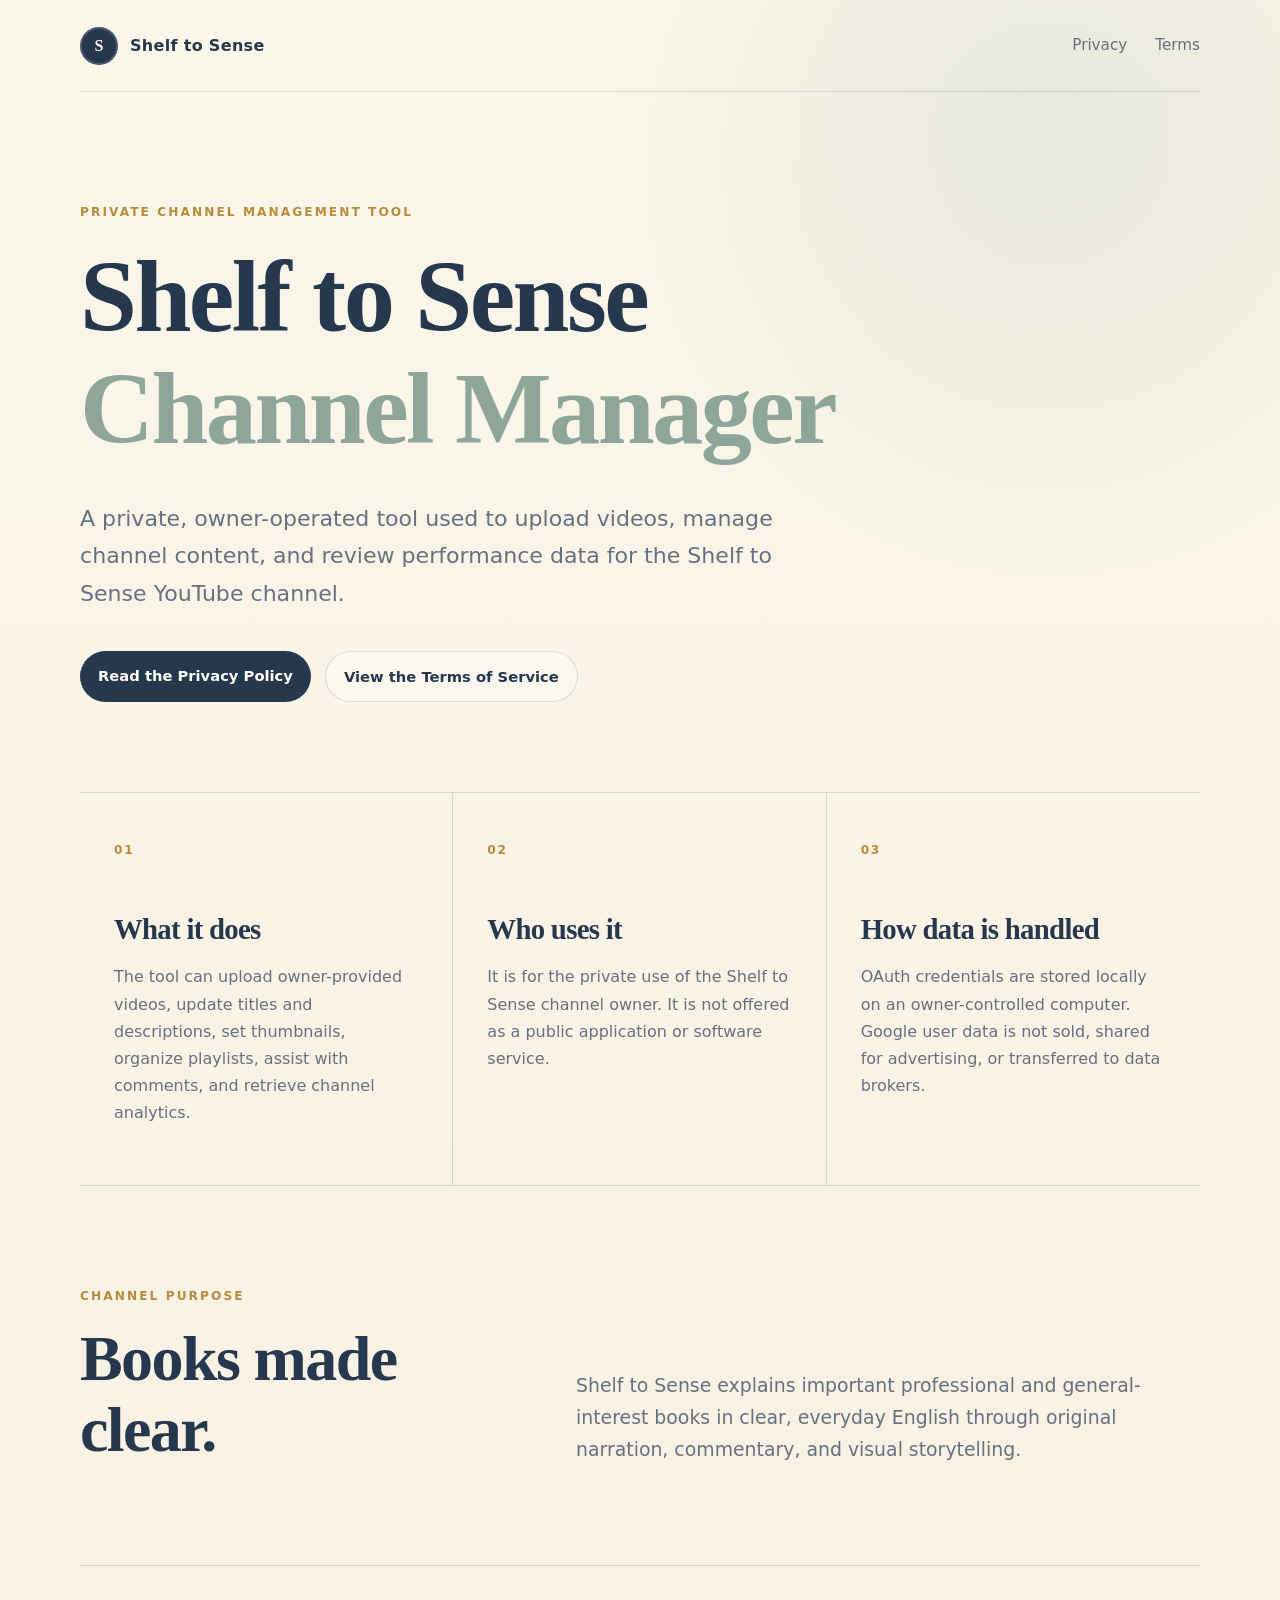
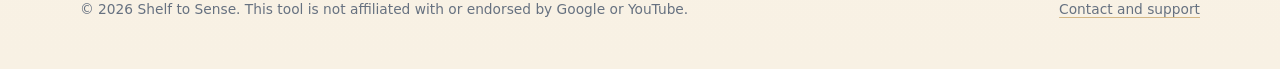
<file: index.html>
<!doctype html>
<html lang="en">
<head>
  <meta charset="utf-8">
  <meta name="viewport" content="width=device-width, initial-scale=1">
  <meta name="description" content="Shelf to Sense Channel Manager is a private, owner-operated tool for managing the Shelf to Sense YouTube channel.">
  <title>Shelf to Sense Channel Manager</title>
  <link rel="stylesheet" href="styles.css">
</head>
<body>
  <header class="site-header">
    <a class="brand" href="index.html" aria-label="Shelf to Sense Channel Manager home">
      <span class="brand-mark" aria-hidden="true">S</span>
      <span>Shelf to Sense</span>
    </a>
    <nav aria-label="Legal navigation">
      <a href="privacy.html">Privacy</a>
      <a href="terms.html">Terms</a>
    </nav>
  </header>

  <main>
    <section class="hero">
      <p class="eyebrow">PRIVATE CHANNEL MANAGEMENT TOOL</p>
      <h1>Shelf to Sense<br><span>Channel Manager</span></h1>
      <p class="lede">A private, owner-operated tool used to upload videos, manage channel content, and review performance data for the Shelf to Sense YouTube channel.</p>
      <div class="actions">
        <a class="button primary" href="privacy.html">Read the Privacy Policy</a>
        <a class="button secondary" href="terms.html">View the Terms of Service</a>
      </div>
    </section>

    <section class="content-grid" aria-label="Application details">
      <article class="card">
        <span class="card-number">01</span>
        <h2>What it does</h2>
        <p>The tool can upload owner-provided videos, update titles and descriptions, set thumbnails, organize playlists, assist with comments, and retrieve channel analytics.</p>
      </article>
      <article class="card">
        <span class="card-number">02</span>
        <h2>Who uses it</h2>
        <p>It is for the private use of the Shelf to Sense channel owner. It is not offered as a public application or software service.</p>
      </article>
      <article class="card">
        <span class="card-number">03</span>
        <h2>How data is handled</h2>
        <p>OAuth credentials are stored locally on an owner-controlled computer. Google user data is not sold, shared for advertising, or transferred to data brokers.</p>
      </article>
    </section>

    <section class="statement">
      <div>
        <p class="eyebrow">CHANNEL PURPOSE</p>
        <h2>Books made clear.</h2>
      </div>
      <p>Shelf to Sense explains important professional and general-interest books in clear, everyday English through original narration, commentary, and visual storytelling.</p>
    </section>
  </main>

  <footer>
    <p>© 2026 Shelf to Sense. This tool is not affiliated with or endorsed by Google or YouTube.</p>
    <p><a href="https://github.com/simonchen123888/simonchen123888.github.io/issues">Contact and support</a></p>
  </footer>
</body>
</html>
</file>
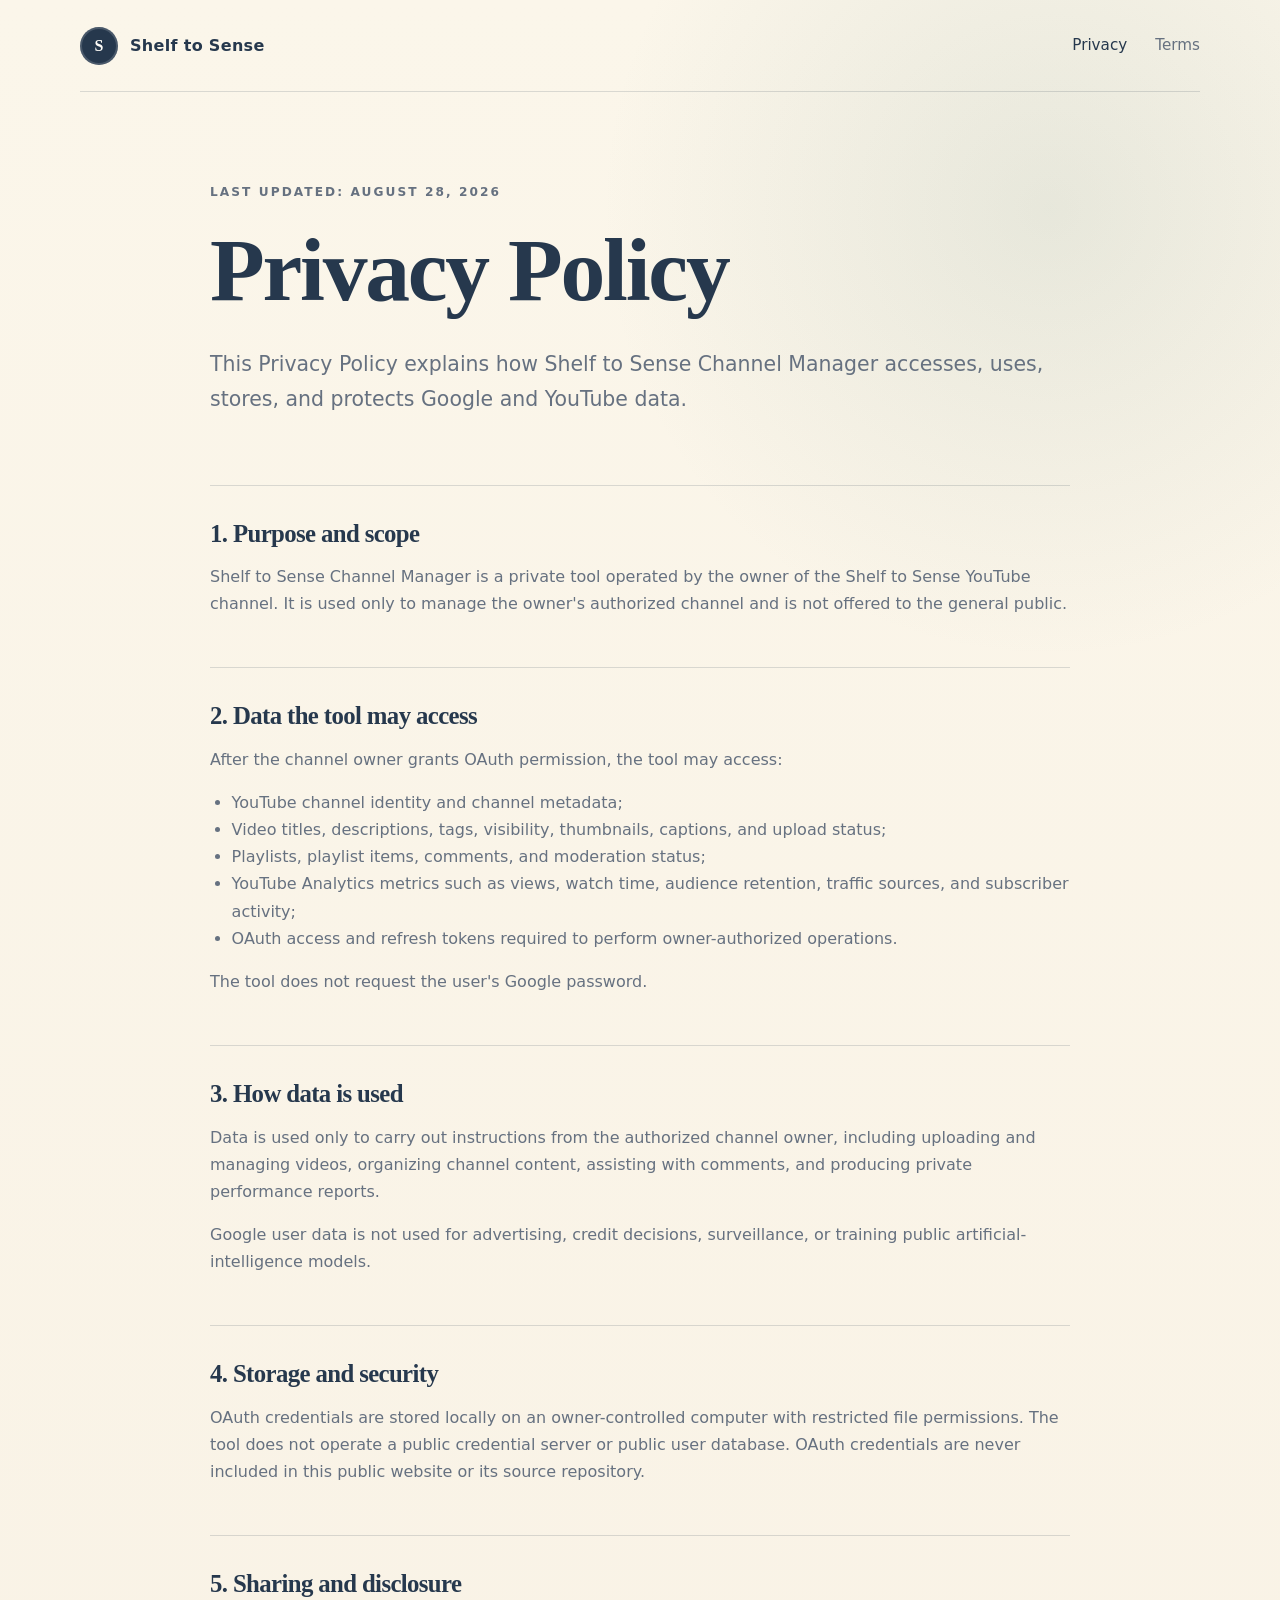
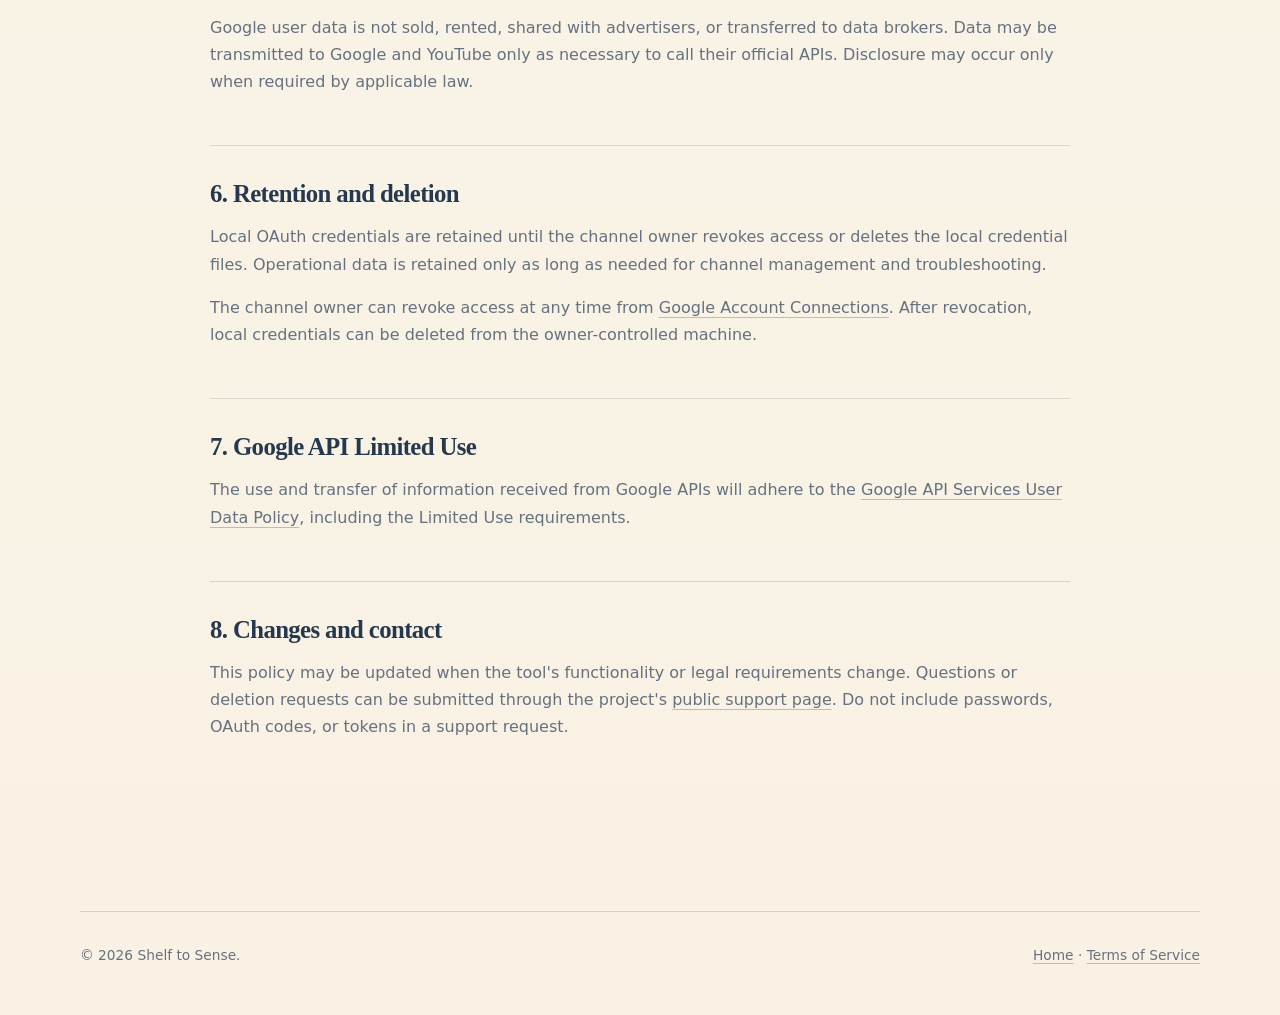
<file: privacy.html>
<!doctype html>
<html lang="en">
<head>
  <meta charset="utf-8">
  <meta name="viewport" content="width=device-width, initial-scale=1">
  <meta name="description" content="Privacy Policy for Shelf to Sense Channel Manager.">
  <title>Privacy Policy — Shelf to Sense Channel Manager</title>
  <link rel="stylesheet" href="styles.css">
</head>
<body>
  <header class="site-header">
    <a class="brand" href="index.html"><span class="brand-mark" aria-hidden="true">S</span><span>Shelf to Sense</span></a>
    <nav aria-label="Legal navigation"><a class="active" href="privacy.html">Privacy</a><a href="terms.html">Terms</a></nav>
  </header>

  <main class="legal-page">
    <p class="eyebrow">LAST UPDATED: AUGUST 28, 2026</p>
    <h1>Privacy Policy</h1>
    <p class="legal-intro">This Privacy Policy explains how Shelf to Sense Channel Manager accesses, uses, stores, and protects Google and YouTube data.</p>

    <section>
      <h2>1. Purpose and scope</h2>
      <p>Shelf to Sense Channel Manager is a private tool operated by the owner of the Shelf to Sense YouTube channel. It is used only to manage the owner's authorized channel and is not offered to the general public.</p>
    </section>

    <section>
      <h2>2. Data the tool may access</h2>
      <p>After the channel owner grants OAuth permission, the tool may access:</p>
      <ul>
        <li>YouTube channel identity and channel metadata;</li>
        <li>Video titles, descriptions, tags, visibility, thumbnails, captions, and upload status;</li>
        <li>Playlists, playlist items, comments, and moderation status;</li>
        <li>YouTube Analytics metrics such as views, watch time, audience retention, traffic sources, and subscriber activity;</li>
        <li>OAuth access and refresh tokens required to perform owner-authorized operations.</li>
      </ul>
      <p>The tool does not request the user's Google password.</p>
    </section>

    <section>
      <h2>3. How data is used</h2>
      <p>Data is used only to carry out instructions from the authorized channel owner, including uploading and managing videos, organizing channel content, assisting with comments, and producing private performance reports.</p>
      <p>Google user data is not used for advertising, credit decisions, surveillance, or training public artificial-intelligence models.</p>
    </section>

    <section>
      <h2>4. Storage and security</h2>
      <p>OAuth credentials are stored locally on an owner-controlled computer with restricted file permissions. The tool does not operate a public credential server or public user database. OAuth credentials are never included in this public website or its source repository.</p>
    </section>

    <section>
      <h2>5. Sharing and disclosure</h2>
      <p>Google user data is not sold, rented, shared with advertisers, or transferred to data brokers. Data may be transmitted to Google and YouTube only as necessary to call their official APIs. Disclosure may occur only when required by applicable law.</p>
    </section>

    <section>
      <h2>6. Retention and deletion</h2>
      <p>Local OAuth credentials are retained until the channel owner revokes access or deletes the local credential files. Operational data is retained only as long as needed for channel management and troubleshooting.</p>
      <p>The channel owner can revoke access at any time from <a href="https://myaccount.google.com/connections">Google Account Connections</a>. After revocation, local credentials can be deleted from the owner-controlled machine.</p>
    </section>

    <section>
      <h2>7. Google API Limited Use</h2>
      <p>The use and transfer of information received from Google APIs will adhere to the <a href="https://developers.google.com/terms/api-services-user-data-policy">Google API Services User Data Policy</a>, including the Limited Use requirements.</p>
    </section>

    <section>
      <h2>8. Changes and contact</h2>
      <p>This policy may be updated when the tool's functionality or legal requirements change. Questions or deletion requests can be submitted through the project's <a href="https://github.com/simonchen123888/simonchen123888.github.io/issues">public support page</a>. Do not include passwords, OAuth codes, or tokens in a support request.</p>
    </section>
  </main>

  <footer><p>© 2026 Shelf to Sense.</p><p><a href="index.html">Home</a> · <a href="terms.html">Terms of Service</a></p></footer>
</body>
</html>
</file>
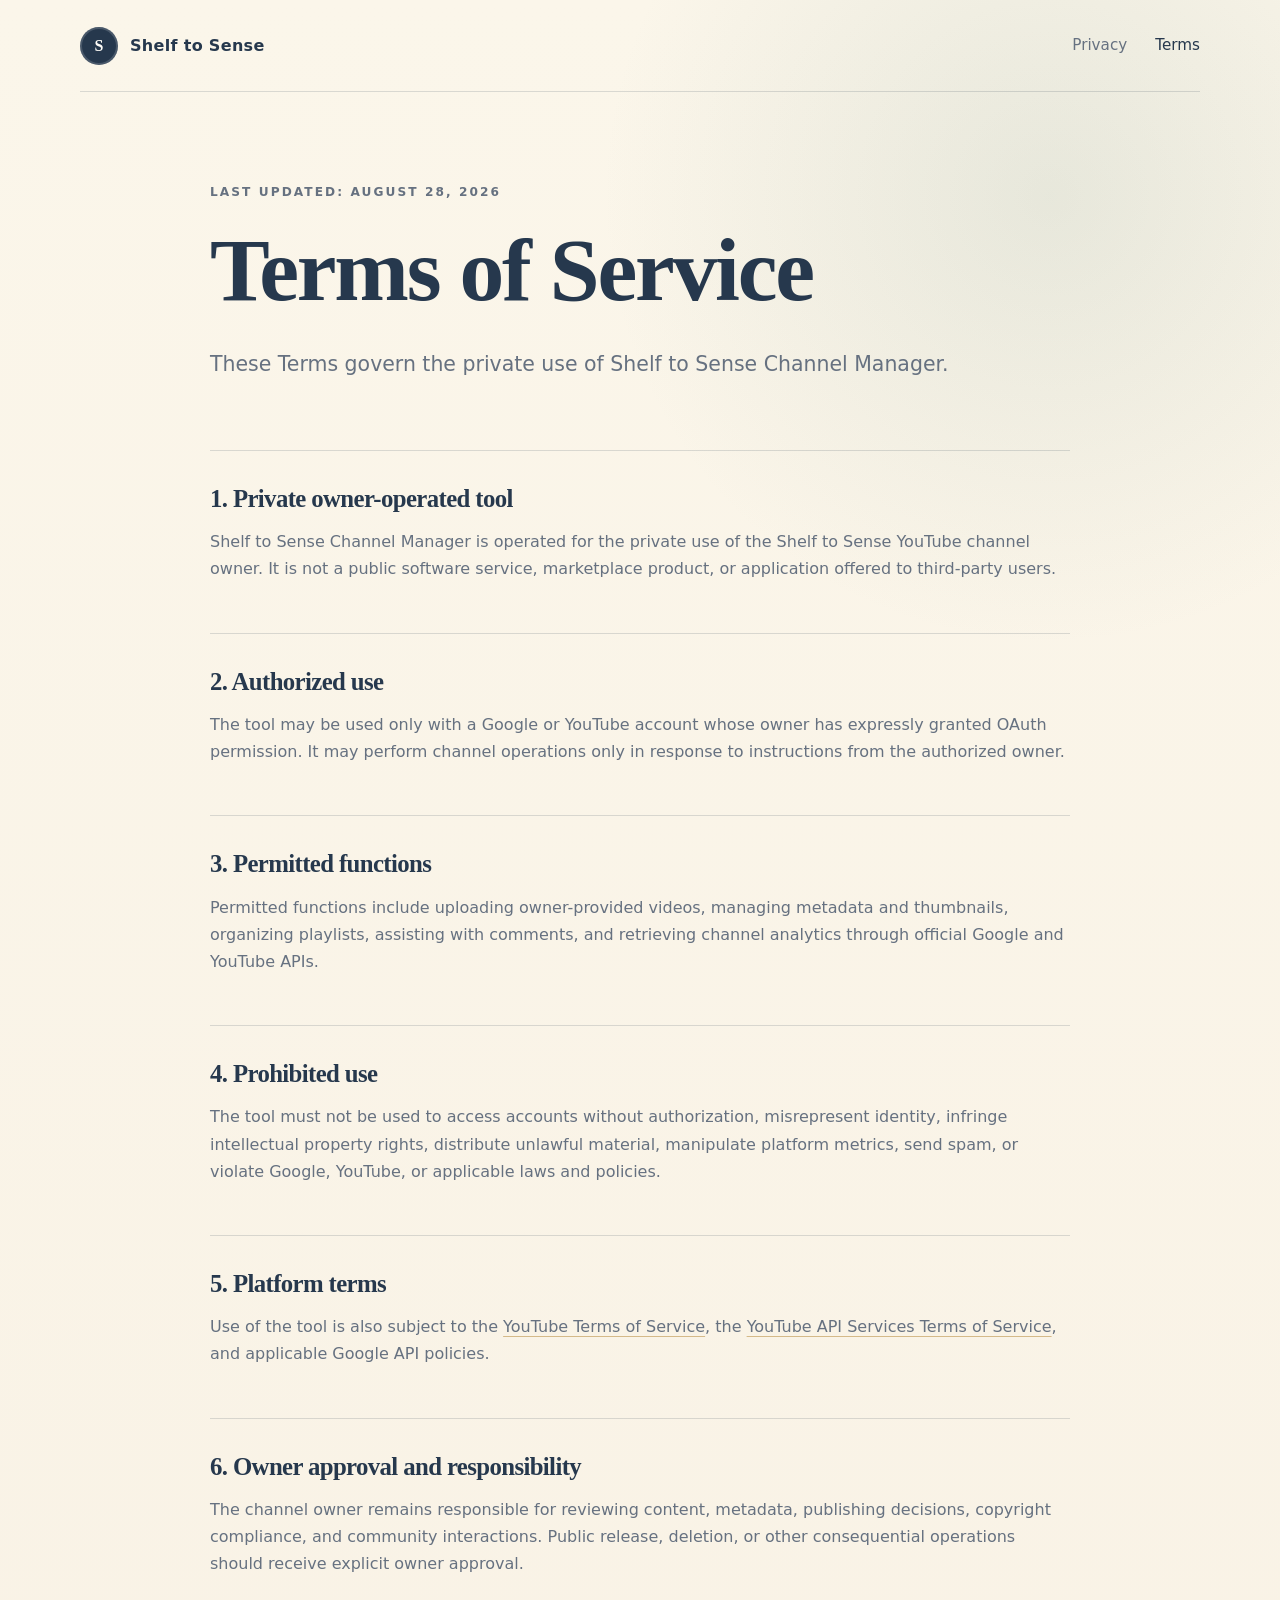
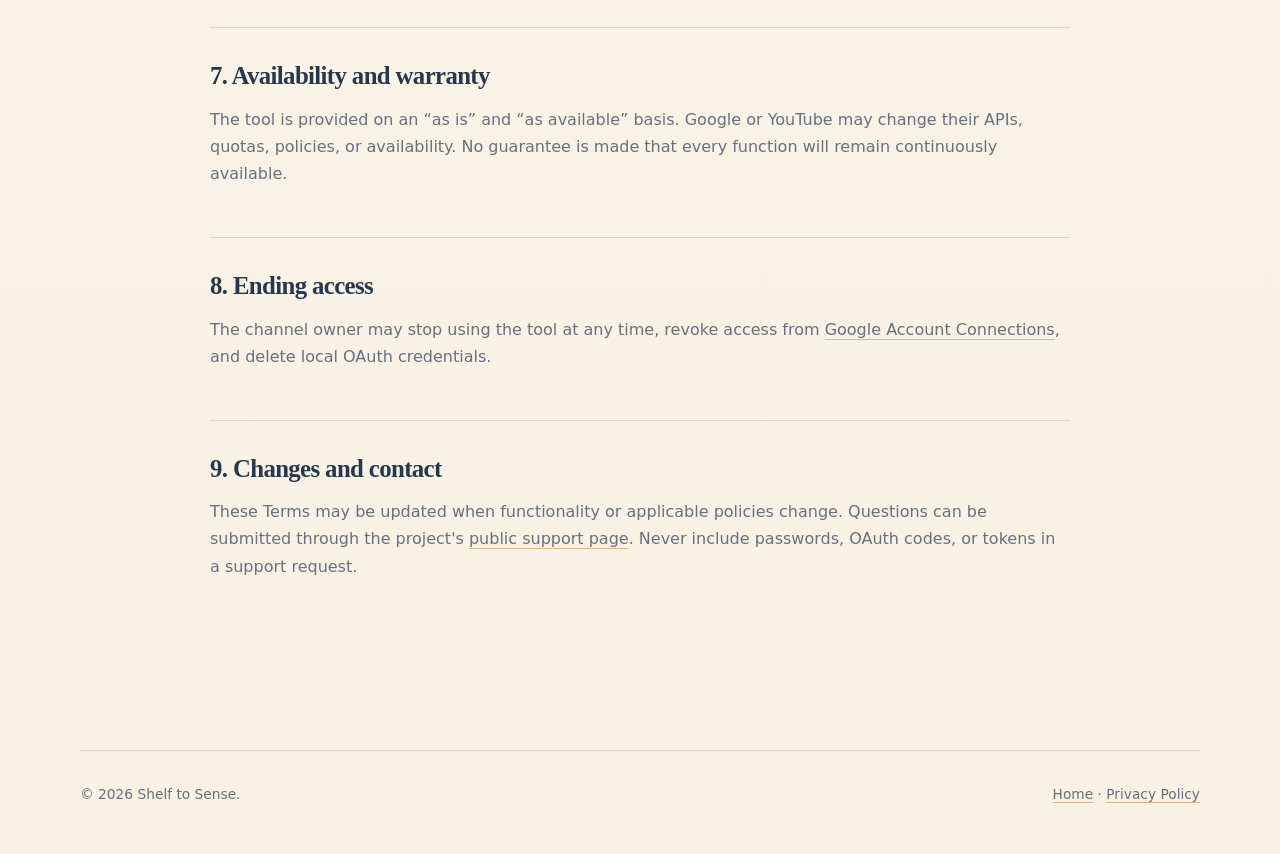
<file: terms.html>
<!doctype html>
<html lang="en">
<head>
  <meta charset="utf-8">
  <meta name="viewport" content="width=device-width, initial-scale=1">
  <meta name="description" content="Terms of Service for Shelf to Sense Channel Manager.">
  <title>Terms of Service — Shelf to Sense Channel Manager</title>
  <link rel="stylesheet" href="styles.css">
</head>
<body>
  <header class="site-header">
    <a class="brand" href="index.html"><span class="brand-mark" aria-hidden="true">S</span><span>Shelf to Sense</span></a>
    <nav aria-label="Legal navigation"><a href="privacy.html">Privacy</a><a class="active" href="terms.html">Terms</a></nav>
  </header>

  <main class="legal-page">
    <p class="eyebrow">LAST UPDATED: AUGUST 28, 2026</p>
    <h1>Terms of Service</h1>
    <p class="legal-intro">These Terms govern the private use of Shelf to Sense Channel Manager.</p>

    <section>
      <h2>1. Private owner-operated tool</h2>
      <p>Shelf to Sense Channel Manager is operated for the private use of the Shelf to Sense YouTube channel owner. It is not a public software service, marketplace product, or application offered to third-party users.</p>
    </section>

    <section>
      <h2>2. Authorized use</h2>
      <p>The tool may be used only with a Google or YouTube account whose owner has expressly granted OAuth permission. It may perform channel operations only in response to instructions from the authorized owner.</p>
    </section>

    <section>
      <h2>3. Permitted functions</h2>
      <p>Permitted functions include uploading owner-provided videos, managing metadata and thumbnails, organizing playlists, assisting with comments, and retrieving channel analytics through official Google and YouTube APIs.</p>
    </section>

    <section>
      <h2>4. Prohibited use</h2>
      <p>The tool must not be used to access accounts without authorization, misrepresent identity, infringe intellectual property rights, distribute unlawful material, manipulate platform metrics, send spam, or violate Google, YouTube, or applicable laws and policies.</p>
    </section>

    <section>
      <h2>5. Platform terms</h2>
      <p>Use of the tool is also subject to the <a href="https://www.youtube.com/t/terms">YouTube Terms of Service</a>, the <a href="https://developers.google.com/youtube/terms/api-services-terms-of-service">YouTube API Services Terms of Service</a>, and applicable Google API policies.</p>
    </section>

    <section>
      <h2>6. Owner approval and responsibility</h2>
      <p>The channel owner remains responsible for reviewing content, metadata, publishing decisions, copyright compliance, and community interactions. Public release, deletion, or other consequential operations should receive explicit owner approval.</p>
    </section>

    <section>
      <h2>7. Availability and warranty</h2>
      <p>The tool is provided on an “as is” and “as available” basis. Google or YouTube may change their APIs, quotas, policies, or availability. No guarantee is made that every function will remain continuously available.</p>
    </section>

    <section>
      <h2>8. Ending access</h2>
      <p>The channel owner may stop using the tool at any time, revoke access from <a href="https://myaccount.google.com/connections">Google Account Connections</a>, and delete local OAuth credentials.</p>
    </section>

    <section>
      <h2>9. Changes and contact</h2>
      <p>These Terms may be updated when functionality or applicable policies change. Questions can be submitted through the project's <a href="https://github.com/simonchen123888/simonchen123888.github.io/issues">public support page</a>. Never include passwords, OAuth codes, or tokens in a support request.</p>
    </section>
  </main>

  <footer><p>© 2026 Shelf to Sense.</p><p><a href="index.html">Home</a> · <a href="privacy.html">Privacy Policy</a></p></footer>
</body>
</html>
</file>
<file: styles.css>
:root {
  --paper: #fbf6ea;
  --paper-deep: #f1eadc;
  --ink: #26384d;
  --muted: #667180;
  --gold: #b98b3c;
  --sage: #8ea69a;
  --line: rgba(38, 56, 77, 0.16);
  --white: #fffdf8;
}

* { box-sizing: border-box; }
html { scroll-behavior: smooth; }
body {
  margin: 0;
  color: var(--ink);
  background:
    radial-gradient(circle at 82% 8%, rgba(142, 166, 154, 0.18), transparent 28rem),
    linear-gradient(180deg, var(--paper) 0%, #f8f1e4 100%);
  font-family: Inter, ui-sans-serif, system-ui, -apple-system, BlinkMacSystemFont, "Segoe UI", sans-serif;
  line-height: 1.7;
}

a { color: inherit; text-decoration-color: rgba(185, 139, 60, 0.55); text-underline-offset: 0.22em; }
a:hover { color: #8b6428; }

.site-header {
  width: min(1120px, calc(100% - 40px));
  margin: 0 auto;
  min-height: 92px;
  display: flex;
  justify-content: space-between;
  align-items: center;
  border-bottom: 1px solid var(--line);
}

.brand { display: flex; align-items: center; gap: 12px; font-weight: 760; letter-spacing: 0.02em; text-decoration: none; }
.brand-mark {
  width: 38px; height: 38px; border-radius: 50%; display: grid; place-items: center;
  color: var(--white); background: var(--ink); font-family: Georgia, serif; font-weight: 700;
  box-shadow: inset 0 0 0 2px rgba(255,255,255,.16);
}
nav { display: flex; gap: 28px; }
nav a { text-decoration: none; color: var(--muted); font-size: 0.95rem; }
nav a.active, nav a:hover { color: var(--ink); }

main { width: min(1120px, calc(100% - 40px)); margin: 0 auto; }
.hero { padding: 110px 0 90px; max-width: 900px; }
.eyebrow { margin: 0 0 18px; color: var(--gold); font-size: 0.76rem; font-weight: 800; letter-spacing: 0.17em; }
h1, h2 { font-family: Georgia, "Times New Roman", serif; font-weight: 700; letter-spacing: -0.025em; line-height: 1.1; }
h1 { margin: 0; font-size: clamp(3.4rem, 8vw, 7.2rem); }
h1 span { color: var(--sage); }
.lede { max-width: 760px; margin: 34px 0 0; color: var(--muted); font-size: clamp(1.1rem, 2vw, 1.38rem); }
.actions { display: flex; flex-wrap: wrap; gap: 14px; margin-top: 38px; }
.button { padding: 12px 18px; border-radius: 999px; text-decoration: none; font-weight: 700; font-size: .92rem; }
.button.primary { color: var(--white); background: var(--ink); }
.button.secondary { border: 1px solid var(--line); background: rgba(255,255,255,.36); }

.content-grid { display: grid; grid-template-columns: repeat(3, 1fr); border-top: 1px solid var(--line); border-bottom: 1px solid var(--line); }
.card { min-height: 310px; padding: 42px 34px; border-right: 1px solid var(--line); }
.card:last-child { border-right: 0; }
.card-number { color: var(--gold); font-size: .76rem; font-weight: 800; letter-spacing: .14em; }
.card h2 { margin: 52px 0 18px; font-size: 1.8rem; }
.card p { color: var(--muted); }

.statement { display: grid; grid-template-columns: .8fr 1.2fr; gap: 80px; align-items: end; padding: 100px 0; }
.statement h2 { margin: 0; font-size: clamp(2.4rem, 5vw, 4.8rem); }
.statement > p { margin: 0; color: var(--muted); font-size: 1.18rem; }

.legal-page { max-width: 860px; padding: 90px 0 120px; }
.legal-page h1 { font-size: clamp(3.2rem, 7vw, 5.8rem); margin-bottom: 28px; }
.legal-intro { margin: 0 0 68px; font-size: 1.28rem; color: var(--muted); }
.legal-page section { padding: 34px 0; border-top: 1px solid var(--line); }
.legal-page h2 { margin: 0 0 16px; font-size: 1.55rem; }
.legal-page p, .legal-page li { color: var(--muted); }
.legal-page ul { padding-left: 1.35rem; }

footer {
  width: min(1120px, calc(100% - 40px)); margin: 0 auto; padding: 32px 0 48px;
  border-top: 1px solid var(--line); display: flex; justify-content: space-between; gap: 20px;
  color: var(--muted); font-size: .86rem;
}
footer p { margin: 0; }

@media (max-width: 760px) {
  .site-header { min-height: 76px; }
  nav { gap: 14px; }
  .hero { padding: 76px 0 64px; }
  .content-grid { grid-template-columns: 1fr; }
  .card { min-height: 0; border-right: 0; border-bottom: 1px solid var(--line); }
  .card:last-child { border-bottom: 0; }
  .card h2 { margin-top: 28px; }
  .statement { grid-template-columns: 1fr; gap: 30px; padding: 72px 0; }
  footer { flex-direction: column; }
}
</file>
